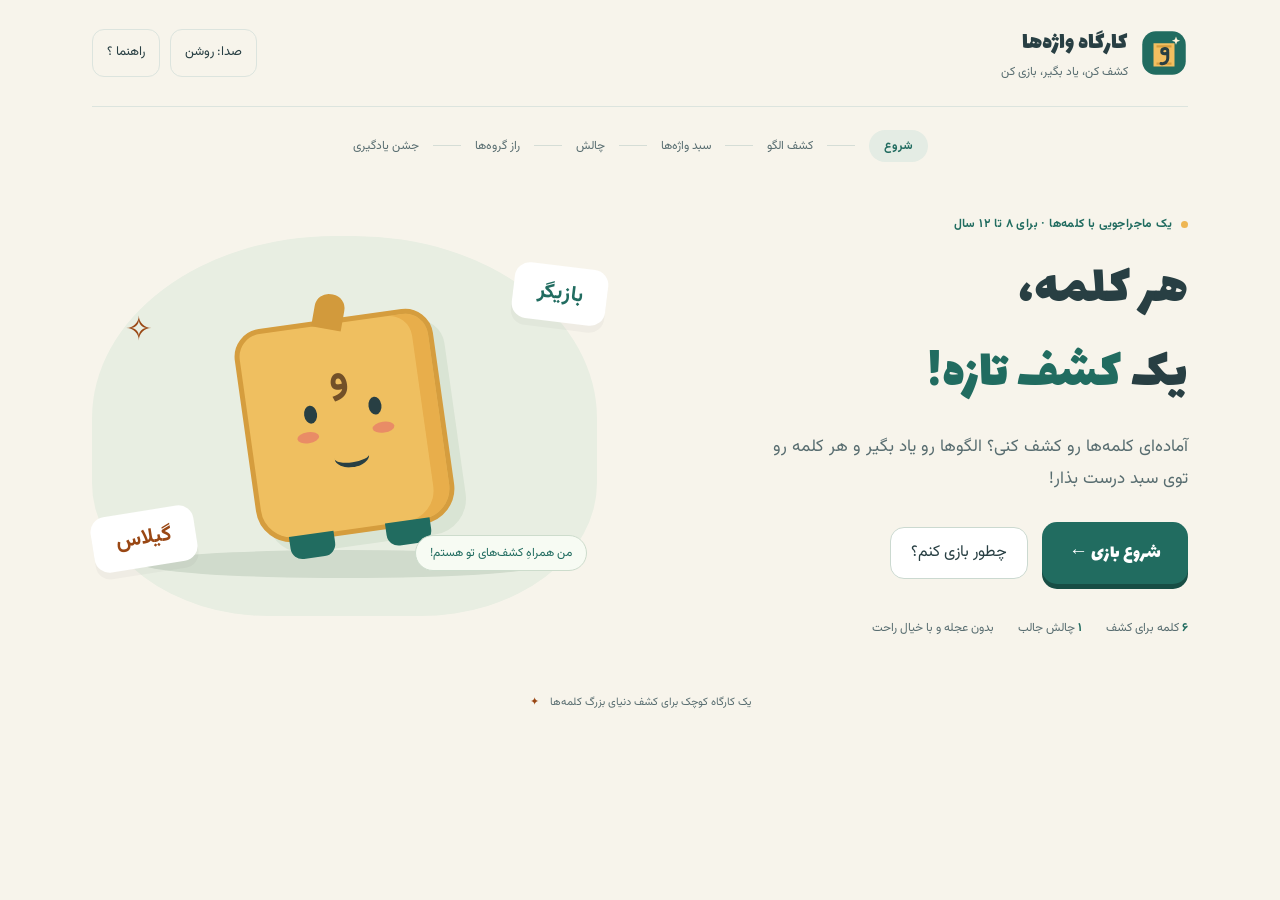
<file: index.html>
<!doctype html>
<html lang="fa" dir="rtl">
<head>
  <meta name="wordlab-public" content="true">
  <meta charset="utf-8">
  <meta name="viewport" content="width=device-width, initial-scale=1">
  <meta name="theme-color" content="#f7f4eb">
  <title>کارگاه واژه‌ها | بازی آموزشی فارسی</title>
  <link rel="stylesheet" href="styles.css">
  <link rel="icon" type="image/svg+xml" href="assets/logo.svg">
  <script src="shared.js" defer></script>
  <script src="content.js" defer></script>
  <script src="game.js" defer></script>
</head>
<body>
  <div class="shell">
    <header class="topbar">
      <a class="brand" href="#" id="brand" aria-label="کارگاه واژه‌ها، راهنمای بازی"><img class="brand-mark" src="assets/logo.svg" alt="" width="48" height="48"><span>کارگاه واژه‌ها<small>کشف کن، یاد بگیر، بازی کن</small></span></a>
      <div class="header-actions"><button id="sound" class="icon-button" aria-pressed="true">صدا: روشن</button><button id="help" class="icon-button">راهنما <span aria-hidden="true">؟</span></button></div>
    </header>
    <nav class="steps" aria-label="مراحل بازی"><span data-step="WELCOME">شروع</span><i></i><span data-step="LEARNING">کشف الگو</span><i></i><span data-step="SORTING">سبد واژه‌ها</span><i></i><span data-step="BONUS">چالش</span><i></i><span data-step="REASONS">راز گروه‌ها</span><i></i><span data-step="RESULT">جشن یادگیری</span></nav>
    <main id="app" tabindex="-1"></main>
    <footer>یک کارگاه کوچک برای کشف دنیای بزرگ کلمه‌ها <span aria-hidden="true">✦</span></footer>
  </div>
  <div id="announcement" class="sr-only" role="status" aria-live="polite" aria-atomic="true"></div>
  <dialog id="help-dialog" aria-labelledby="help-title">
    <h2 id="help-title">چطور بازی کنیم؟</h2>
    <p>اول نمونه‌های گروه الف و ب را ببین. کلمه‌های شبیه هر گروه را در سبد همان گروه بگذار. بعد از چالش، با هم راز گروه‌ها را کشف می‌کنیم.</p>
    <ol><li>کارت را با ماوس یا انگشت بکش و روی سبد رها کن.</li><li>یا یک کارت را انتخاب کن، بعد روی سبد بزن.</li><li>با کیبورد: با Tab حرکت کن و با Enter یا فاصله انتخاب کن. Escape انتخاب کارت را لغو می‌کند.</li></ol>
    <p>اشتباه کردن اشکالی ندارد؛ دوباره امتحان کن! هر کلمه ۱ امتیاز و چالش ۲ امتیاز دارد. پرسش‌های «راز دو گروه» امتیاز و شمارش معکوس ندارند.</p>
    <p class="muted">بازی آفلاین است. فقط نتیجهٔ بازی روی همین دستگاه ذخیره می‌شود؛ نام یا اطلاعات شخصی لازم نیست.</p>
    <button id="close-help" class="primary">متوجه شدم</button>
  </dialog>
</body>
</html>
</file>
<file: styles.css>
:root{--ink:#283f43;--muted:#586d70;--paper:#f7f4eb;--teal:#216c60;--teal-light:#e4f2e9;--orange:#994714;--orange-light:#fff0da;--line:#dce4de;--purple:#7562a4}
*{box-sizing:border-box}body{margin:0;background:var(--paper);color:var(--ink);font-family:Tahoma,"Segoe UI",sans-serif;font-size:16px;line-height:1.85}button,a{-webkit-tap-highlight-color:transparent}button{font:inherit;cursor:pointer;border:0;color:inherit}button:disabled{cursor:default}button:focus-visible,a:focus-visible,summary:focus-visible{outline:3px solid #7562a4;outline-offset:5px}button{min-height:48px}h1,h2,h3,p{margin:0}h1{font-size:clamp(30px,4.4vw,54px);line-height:1.65;letter-spacing:-1px}h2{font-size:clamp(25px,3vw,34px);line-height:1.65}h3{font-size:21px}.shell{max-width:1160px;margin:auto;padding:0 32px}.topbar{display:flex;align-items:center;justify-content:space-between;gap:16px;padding:25px 0;border-bottom:1px solid var(--line)}.brand{display:flex;gap:12px;align-items:center;color:var(--ink);text-decoration:none;font-weight:bold;font-size:19px}.brand small{display:block;color:var(--muted);font-size:11px;font-weight:normal}.brand-icon{background:var(--teal);color:white;border-radius:15px 15px 15px 4px;width:47px;height:47px;text-align:center;font-size:30px;line-height:45px}.header-actions{display:flex;gap:10px}.icon-button{background:transparent;border:1px solid var(--line);border-radius:12px;padding:5px 14px;font-size:13px}.icon-button:hover{background:white}.steps{display:flex;justify-content:center;align-items:center;gap:14px;padding:23px 0;color:var(--muted);font-size:12px}.steps i{width:28px;height:1px;background:#d5ddd6}.steps span.active{font-weight:bold;color:var(--teal);background:#e4ece4;border-radius:30px;padding:5px 15px}.steps span.done{color:var(--teal)}main{min-height:480px;outline:none}footer{text-align:center;color:var(--muted);font-size:11px;padding:25px 0}footer span{color:var(--orange);padding-right:8px}.eyebrow{font-size:12px;letter-spacing:.4px;color:var(--teal);font-weight:bold;display:flex;align-items:center;gap:9px;margin-bottom:12px}.eyebrow:before{content:"";width:7px;height:7px;background:#eeb653;border-radius:50%}.muted{color:var(--muted)}.primary{background:var(--teal);color:white;border-radius:15px;padding:13px 27px;font-weight:bold;box-shadow:0 5px 0 #184e45;transition:transform .15s,background .15s}.primary:hover{background:#18564d;transform:translateY(-2px)}.primary:active{transform:translateY(3px);box-shadow:0 2px 0 #184e45}.secondary{background:white;border:1px solid #cbd9d0;border-radius:14px;padding:10px 20px}.secondary:hover{background:var(--teal-light)}.button-row{display:flex;gap:14px;flex-wrap:wrap;align-items:center;margin-top:26px}.welcome{display:grid;grid-template-columns:1.05fr 1fr;align-items:center;gap:60px;padding:28px 0}.welcome-copy>p{font-size:17px;max-width:430px;margin-top:15px}.title-highlight{color:var(--teal);position:relative}.welcome-meta{display:flex;gap:24px;color:var(--muted);font-size:12px;margin-top:33px}.welcome-meta b{color:var(--teal)}.scene{height:380px;position:relative;display:grid;place-items:center;background:#e8eee2;border-radius:48% 48% 35% 35%;isolation:isolate}.scene:after{content:"";position:absolute;width:80%;height:28px;border-radius:50%;background:#d0dbcc;bottom:38px;z-index:-1}.mascot{width:200px;height:216px;background:#efbf60;border:5px solid #d59d3e;border-radius:28px 28px 36px 36px;transform:rotate(-8deg);position:relative;box-shadow:inset -16px 0 0 #e8ae4b,10px 12px 0 #abc1a840;display:grid;place-items:center}.mascot:before{content:"";position:absolute;width:30px;height:35px;background:#d29a3c;top:-30px;border-radius:14px 14px 0 0;transform:rotate(18deg)}.face{position:relative;display:block;width:90px;height:80px;margin-top:20px}.eye{position:absolute;top:5px;width:13px;height:18px;background:var(--ink);border-radius:50%}.eye:first-child{right:6px}.eye:nth-child(2){left:6px}.smile{position:absolute;bottom:8px;left:30px;width:35px;height:22px;border-bottom:5px solid var(--ink);border-radius:0 0 50% 50%}.cheek{position:absolute;top:31px;width:22px;height:11px;background:#e98c66;border-radius:50%}.cheek.right{right:-4px}.cheek.left{left:-4px}.mascot .letter{position:absolute;font-size:42px;color:#725028;top:17px;font-weight:bold}.leg{position:absolute;bottom:-23px;width:45px;height:24px;background:var(--teal);border-radius:0 0 12px 12px}.leg.left{left:24px}.leg.right{right:24px}.float-word{position:absolute;background:white;padding:8px 24px;border-radius:15px;box-shadow:0 7px 0 #00000008;font-size:21px;font-weight:bold;animation:bob 4s ease-in-out infinite}.float-word.one{right:-10px;top:30px;transform:rotate(7deg);color:var(--teal)}.float-word.two{left:0;bottom:50px;transform:rotate(-9deg);color:var(--orange);animation-delay:-2s}.spark{position:absolute;color:var(--orange);font-size:33px;left:33px;top:65px}.scene-badge{position:absolute;right:10px;bottom:45px;font-size:12px;color:var(--teal);background:#f7fbf3;border:1px solid #cddccc;border-radius:22px;padding:6px 14px}.screen-heading{display:flex;justify-content:space-between;gap:18px;align-items:center;margin:8px 0 24px}.screen-heading p{color:var(--muted);font-size:14px;margin-top:4px}.timer{background:white;border:1px solid var(--line);border-radius:18px;padding:10px 22px;min-width:138px;text-align:center;flex-shrink:0}.timer strong{display:block;font-size:25px;color:var(--teal);line-height:1.4}.timer small{font-size:11px;color:var(--muted)}.groups{display:grid;grid-template-columns:1fr 1fr;gap:22px}.learning-group{padding:25px;border-radius:24px;position:relative;border:1px solid #cbded0;background:var(--teal-light)}.learning-group.fruit{background:var(--orange-light);border-color:#ebd9ba}.group-kind{font-size:11px;border-radius:20px;background:white;padding:3px 12px;display:inline-block;margin-bottom:9px;color:var(--teal)}.fruit .group-kind{color:var(--orange)}.learning-group p{font-size:14px;line-height:2;margin-top:16px}.examples{display:flex;flex-wrap:wrap;gap:10px;margin-top:20px}.example{background:#fff;border-radius:13px;padding:9px 17px;font-size:20px;font-weight:bold;box-shadow:0 4px 0 #00000006}.example em{color:var(--teal);font-style:normal}.note{font-size:13px;color:var(--muted);margin-top:22px}.learning-actions{text-align:center;margin:24px 0}.learning-actions p{font-size:12px;color:var(--muted);margin-top:14px}.scoreboard{display:flex;gap:12px}.stat{background:white;border:1px solid var(--line);padding:8px 20px;border-radius:15px;text-align:center;font-size:12px;white-space:nowrap}.stat strong{color:var(--teal);font-size:23px;line-height:1.4;display:block}.progress-track{height:6px;background:#e0e7dc;border-radius:10px;margin-bottom:24px;overflow:hidden}.progress-track span{display:block;height:100%;background:#61a78a;transition:width .3s}.word-tray{border:1px solid #dce1d4;background:#fffdf7;border-radius:22px;padding:20px;margin-bottom:22px}.tray-label{display:flex;justify-content:space-between;font-size:12px;color:var(--muted);margin-bottom:15px}.words{display:grid;grid-template-columns:repeat(6,1fr);gap:12px;min-height:68px}.word-slot{min-width:0}.word-card{background:white;border:2px solid #e1dfd3;border-bottom-width:5px;border-radius:15px;width:100%;padding:12px 6px;font-size:22px;font-weight:bold;touch-action:none;user-select:none;transition:border-color .15s,background .15s}.word-card:hover{border-color:#a4bbac}.word-card.selected{border-color:var(--purple);background:#f1edf9}.word-slot.sorted{display:grid;place-items:center;color:var(--teal);font-size:12px;border:1px dashed #b7cdbb;border-radius:15px;min-height:68px}.word-card.drag-source{opacity:.25}.drag-ghost{position:fixed;width:140px;z-index:1000;pointer-events:none;box-shadow:0 12px 30px #263f432e;transform:rotate(-5deg);opacity:.95}.basket{border:2px dashed #8bb8a0;background:var(--teal-light);border-radius:23px;padding:22px;min-height:205px;text-align:center;transition:background .15s,transform .15s;position:relative;outline-offset:4px}.basket.fruit{border-color:#d9ad71;background:var(--orange-light)}.basket:before{content:"";display:block;width:35px;height:25px;border:3px solid #548b70;border-top:0;border-radius:0 0 9px 9px;margin:0 auto 9px;background:repeating-linear-gradient(90deg,transparent 0 8px,#548b7030 8px 10px);transform:skew(-6deg)}.basket.fruit:before{border-color:#af763a}.basket h3{font-size:19px}.basket p{font-size:12px;color:var(--muted)}.basket.drop-hover{background:#c6e9d6;border-style:solid;transform:translateY(-3px)}.basket.fruit.drop-hover{background:#ffe1ad}.basket.can-drop{border-style:solid}.placed-words{display:flex;justify-content:center;flex-wrap:wrap;gap:8px;margin-top:14px}.placed-word{background:white;border:1px solid #c1d8c7;border-radius:10px;padding:3px 13px;font-size:17px;font-weight:bold}.fruit .placed-word{border-color:#e2c8a4}.feedback{min-height:44px;margin:13px 0 0;text-align:center;font-size:14px;font-weight:bold;color:var(--teal)}.feedback.error{color:#983f32}.sort-bottom{display:flex;justify-content:space-between;align-items:center;gap:14px;margin-top:5px}.sort-bottom p{font-size:12px;color:var(--muted)}.shake{animation:shake .35s}.glow{animation:glow .55s}.bonus-panel,.result-panel{max-width:720px;margin:16px auto;text-align:center;border-radius:28px;background:white;border:1px solid var(--line);padding:30px 44px;position:relative}.bonus-panel .eyebrow,.result-panel .eyebrow{justify-content:center}.challenge-word{font-size:51px;background:#f0edf7;color:#66518e;width:154px;margin:16px auto;border-radius:22px;transform:rotate(-4deg);border-bottom:5px solid #dcd5eb}.bonus-panel p{color:var(--muted);font-size:14px}.choices{display:flex;justify-content:center;gap:16px;margin:22px 0}.choice{min-width:130px;font-size:20px}.bonus-explanation{background:#f3f6ed;border-radius:16px;padding:16px;margin-top:15px;text-align:right}.bonus-explanation p{font-size:14px;color:var(--ink)}.bonus-explanation .button-row{margin-top:16px;justify-content:center}.trophy{font-size:48px;line-height:1.4;margin-bottom:8px}.final-score{font-size:56px;color:var(--teal);font-weight:bold;line-height:1.6}.final-score small{font-size:22px;color:var(--muted)}.result-metrics{display:flex;justify-content:center;gap:26px;margin:14px 0 20px;font-size:12px;color:var(--muted)}.result-metrics strong{color:var(--ink);display:block;font-size:18px}.result-panel .button-row{justify-content:center;margin-top:18px}.result-panel details{text-align:right;margin-top:26px;border-top:1px solid var(--line);padding-top:16px;font-size:14px}.result-panel summary{cursor:pointer;font-weight:bold;min-height:44px}.result-panel li{margin:9px 0}.rating{margin-top:20px;padding-top:17px;border-top:1px solid var(--line);font-size:13px}.rating-options{display:flex;justify-content:center;flex-wrap:wrap;gap:8px;margin-top:10px}.rating-options button{background:#f5f5ef;border:1px solid #d4dfd3;border-radius:12px;padding:6px 16px;font-size:13px}.rating-options button[aria-pressed=true]{background:var(--teal);color:white}.export{font-size:12px;background:transparent;text-decoration:underline;color:var(--teal);margin-top:12px}.confetti{position:absolute;pointer-events:none;inset:0;overflow:hidden;border-radius:28px}.confetti span{position:absolute;top:-12px;width:8px;height:12px;background:var(--teal);animation:fall 2.5s ease-in forwards}.confetti span:nth-child(2n){background:#e9b451}.confetti span:nth-child(3n){background:#a18ac5}dialog{border:1px solid var(--line);border-radius:23px;max-width:530px;width:calc(100% - 32px);padding:30px;color:var(--ink);background:#fffdf8}dialog::backdrop{background:#263f4366}dialog h2{font-size:26px;margin-bottom:12px}dialog p,dialog li{font-size:14px}dialog .primary{margin-top:20px}dialog ol{padding-right:23px}.sr-only{position:absolute;width:1px;height:1px;padding:0;margin:-1px;overflow:hidden;clip:rect(0,0,0,0);white-space:nowrap;border:0}@keyframes bob{50%{translate:0 -8px}}@keyframes shake{25%,75%{transform:translateX(-6px)}50%{transform:translateX(6px)}}@keyframes glow{50%{box-shadow:0 0 0 7px #83b99555}}@keyframes fall{to{top:100%;transform:rotate(420deg);opacity:0}}
@media(max-width:900px){.welcome{gap:30px}.scene{height:320px}.mascot{width:165px;height:190px}.float-word{font-size:17px;padding:7px 15px}.words{grid-template-columns:repeat(3,1fr)}.welcome-meta{gap:13px}.shell{padding:0 24px}}
@media(max-width:600px){body{font-size:15px}.shell{padding:0 18px}.topbar{padding:16px 0;gap:8px}.brand{font-size:15px;gap:8px}.brand-icon{width:37px;height:39px;font-size:25px;line-height:36px}.brand small{font-size:9px}.header-actions{gap:5px}.icon-button{padding:5px 8px;font-size:11px;min-height:44px}.steps{gap:5px;font-size:9px;padding:18px 0}.steps i{width:8px}.steps span.active{padding:4px 7px}.welcome{display:flex;flex-direction:column;gap:23px;padding:12px 0}.welcome-copy{width:100%}.welcome h1{font-size:35px}.welcome-copy>p{font-size:14px}.welcome-meta{margin-top:25px;font-size:11px;justify-content:space-between}.scene{height:260px;width:90%;max-width:340px;order:-1}.mascot{height:150px;width:145px;border-radius:23px}.mascot .letter{font-size:31px;top:5px}.face{margin-top:30px;transform:scale(.8)}.float-word.one{right:-9px;top:15px}.float-word.two{left:-12px;bottom:35px}.scene-badge{bottom:8px;font-size:10px}.scene:after{bottom:20px}.spark{top:38px;left:25px}.button-row{gap:10px;margin-top:20px}.primary{padding:11px 22px}.screen-heading{align-items:flex-start;margin:4px 0 18px;gap:8px}.screen-heading h2{font-size:24px}.screen-heading p{font-size:12px}.timer{min-width:88px;padding:8px}.timer strong{font-size:23px}.timer small{font-size:9px}.groups{grid-template-columns:1fr;gap:15px}.learning-group{padding:19px}.learning-group h3{font-size:18px}.learning-group p{font-size:13px;margin-top:12px}.examples{margin-top:14px}.example{font-size:18px;padding:7px 13px}.note{font-size:12px}.scoreboard{gap:6px}.stat{padding:7px 10px;font-size:10px}.stat strong{font-size:20px}.sorting-heading{flex-wrap:wrap;align-items:center}.sorting-heading .scoreboard{width:100%;justify-content:flex-start;margin-top:5px}.sorting-heading .stat{display:flex;align-items:center;gap:10px}.progress-track{margin-bottom:18px}.word-tray{padding:14px;margin-bottom:15px}.tray-label{font-size:10px}.words{grid-template-columns:repeat(3,1fr);gap:8px}.word-card{font-size:18px;min-height:60px;padding:10px 3px}.word-slot.sorted{min-height:60px;font-size:10px}.sorting-groups{grid-template-columns:1fr 1fr;gap:10px}.basket{padding:12px 7px;min-height:200px}.basket h3{font-size:15px;line-height:1.8;min-height:54px}.basket p{font-size:10px}.basket:before{width:28px;height:20px}.placed-word{font-size:14px;padding:2px 7px}.placed-words{gap:5px}.feedback{font-size:12px;min-height:48px}.sort-bottom{align-items:flex-start}.sort-bottom .secondary{padding:7px 12px;font-size:12px}.sort-bottom p{font-size:10px;max-width:150px}.bonus-panel,.result-panel{padding:24px 18px;margin:4px auto}.bonus-panel h2,.result-panel h2{font-size:24px}.challenge-word{font-size:43px}.choices{gap:12px}.choice{min-width:105px}.result-metrics{gap:17px;font-size:10px}.result-metrics strong{font-size:15px}.result-panel details{font-size:12px}.result-panel ol{padding-right:20px}footer{font-size:9px;padding:20px 0}main{min-height:440px}}
@media(prefers-reduced-motion:reduce){*,*:before,*:after{animation:none!important;transition:none!important;scroll-behavior:auto!important}}
/* اصلاح‌های کوچک خوانایی و تعامل در بازبینی QA */
.basket:focus-visible{outline:3px solid var(--purple);outline-offset:4px}
.choice:disabled{cursor:default;opacity:.7}
.choice:not(:disabled):hover{background:#f0edf7;border-color:var(--purple)}
.choice.correct-choice{background:var(--teal-light);border-color:var(--teal);opacity:1}
.word-card{cursor:grab}.word-card:active{cursor:grabbing}
@media(min-width:601px) and (max-height:850px){
  .topbar{padding:15px 0}.steps{padding:14px 0}
  .sorting-heading{margin:3px 0 14px}.sorting-heading .eyebrow{margin-bottom:5px}
  .sorting-heading h2{font-size:29px}.sorting-heading p{margin-top:0}
  .sorting-heading~.progress-track{margin-bottom:14px}
  .word-tray{padding:14px;margin-bottom:15px}.tray-label{margin-bottom:10px}
  .sorting-groups .basket{min-height:175px;padding:15px}
  .feedback{margin-top:8px;min-height:38px}
  footer{padding:15px 0}
}
@media(max-width:600px){
  .learning-group p{font-size:15px}.screen-heading p{font-size:14px}
  .basket h3{font-size:16px}.basket p{font-size:12px}
  .feedback{font-size:14px}.result-panel details{font-size:14px}
}

/* Typography 1.1 — فایل‌ها محلی و مجوزها همراه پروژه‌اند. */
@font-face{font-family:Vazirmatn;src:url('assets/fonts/Vazirmatn.woff2') format('woff2');font-weight:100 900;font-display:swap}
@font-face{font-family:Lalezar;src:url('assets/fonts/Lalezar-Regular.woff2') format('woff2');font-weight:400;font-display:swap}
body{font-family:Vazirmatn,Tahoma,sans-serif;line-height:1.9}
h1,h2,.brand>span,.final-score,.primary{font-family:Lalezar,Vazirmatn,sans-serif;font-weight:400}
h1{font-size:clamp(36px,4.4vw,56px);line-height:1.5;letter-spacing:0}h2{font-size:clamp(28px,3vw,36px);line-height:1.5}
h3{font-weight:700}.brand{font-size:25px;line-height:1.5}.brand small{font-family:Vazirmatn,sans-serif;font-size:12px}
.brand-mark{flex-shrink:0;display:block}.primary{font-size:19px}.word-card{font-size:25px}.learning-group p{font-size:16px}.example{font-size:23px}
.final-score{font-size:64px}.result-metrics{flex-wrap:wrap}.result-metrics strong{font-size:18px;max-width:230px}.result-metrics span:last-child{min-width:100px}
.steps,.group-kind,.word-card,button,.stat,.final-score,.brand,.scene,h1,h2,h3,.placed-word{-webkit-user-select:none;user-select:none}
.learning-group p,.note,.bonus-explanation p,.result-panel li,dialog p,dialog li{-webkit-user-select:text;user-select:text}
.admin-shell{max-width:1100px;margin:30px auto;padding:24px;min-height:0}.admin-shell h1{font-size:36px}.admin-shell h2{font-size:26px;margin-top:25px}.admin-shell>p{margin:12px 0}.admin-summary{display:flex;flex-wrap:wrap;gap:16px;margin:20px 0}.admin-summary .stat{min-width:180px}.admin-summary strong{font-size:20px}
.admin-table-wrap{overflow:auto;margin-top:20px}.admin-shell table{width:100%;border-collapse:collapse;background:white;font-size:14px;min-width:680px}.admin-shell th,.admin-shell td{border:1px solid #cbd9d0;padding:10px;text-align:right}.admin-shell th{background:var(--teal-light)}.admin-shell td{-webkit-user-select:text;user-select:text}
@media(max-width:600px){.brand{font-size:21px}.brand small{font-size:10px}.brand-mark{width:40px;height:40px}.welcome h1{font-size:40px}.word-card{font-size:21px}.screen-heading h2{font-size:28px}.example{font-size:21px}.basket h3{font-size:16px}.primary{font-size:18px}.bonus-panel h2,.result-panel h2{font-size:28px}.result-metrics{gap:14px}.result-metrics strong{font-size:16px}.result-metrics span:last-child{width:100%}.header-actions{gap:4px}.icon-button{font-size:12px}.brand{gap:6px}.admin-shell{padding:18px;margin:0}.admin-summary .stat{min-width:150px}}

.eyebrow,.tray-label,.welcome-meta,.timer{user-select:none;-webkit-user-select:none}

/* Mystery identity is tied to A/B, independently of the actual category ID. */
.basket .basket-examples{font-size:13px;line-height:1.9;color:var(--ink);min-height:38px}
.mystery-reference{font-size:14px;padding:10px 16px;border-radius:14px;background:var(--teal-light);border:1px solid #bdd6c7;margin:15px 0;color:var(--ink)}
.mystery-reference.fruit{background:var(--orange-light);border-color:#ebd9ba}
.reasons-panel{max-width:800px;margin:12px auto;background:#fffdf7;border:1px solid var(--line);border-radius:26px;padding:28px}
.reasons-panel .screen-heading{margin-top:0;margin-bottom:12px}.reason-progress{white-space:nowrap;font-size:13px;color:var(--teal);background:var(--teal-light);padding:5px 13px;border-radius:18px}
#reason-question{font-size:21px;line-height:1.8;margin:18px 0}.reason-options{display:grid;grid-template-columns:1fr 1fr;gap:12px}
.reason-option{padding:13px 16px;min-height:64px;text-align:right;background:white;border:2px solid #dce4de;border-radius:16px;line-height:1.9;font-size:16px;color:var(--ink);white-space:normal}
.reason-option:hover:not(:disabled){border-color:var(--purple);background:#f5f1fb}.reason-option:disabled{cursor:default;opacity:.7}
.reason-option.reason-correct{border-color:var(--teal);background:var(--teal-light);opacity:1}
.reason-feedback{margin:18px 0;padding:12px 16px;border-radius:14px;background:#f3f0e5;font-size:15px;line-height:1.9;min-height:58px}.reason-feedback p{margin:5px 0 0;user-select:text}
.reasons-panel .primary{margin-top:3px;min-height:48px}.revealed-groups{display:grid;gap:14px;margin:16px 0}.revealed-groups .learning-group{padding:18px}.revealed-groups p{margin-top:8px}
@media(max-width:600px){.steps{display:grid;grid-template-columns:repeat(3,minmax(0,1fr));gap:7px;font-size:12px;padding:12px 0}.steps i{display:none}.steps span{text-align:center;white-space:normal;line-height:1.7;padding:5px 3px;min-height:31px}.steps span.active{padding:5px 3px}.reasons-panel{padding:18px 15px;margin:0}.reasons-panel .screen-heading{flex-wrap:wrap;gap:8px}.reason-options{grid-template-columns:1fr;gap:9px}.reason-option{font-size:15px;padding:10px 12px;min-height:52px}#reason-question{font-size:18px;margin:14px 0}.reason-feedback{font-size:14px;padding:10px 12px}.reason-progress{font-size:12px}.mystery-reference{font-size:13px;padding:8px 12px}.basket .basket-examples{font-size:12px;min-height:64px}}
</file>
